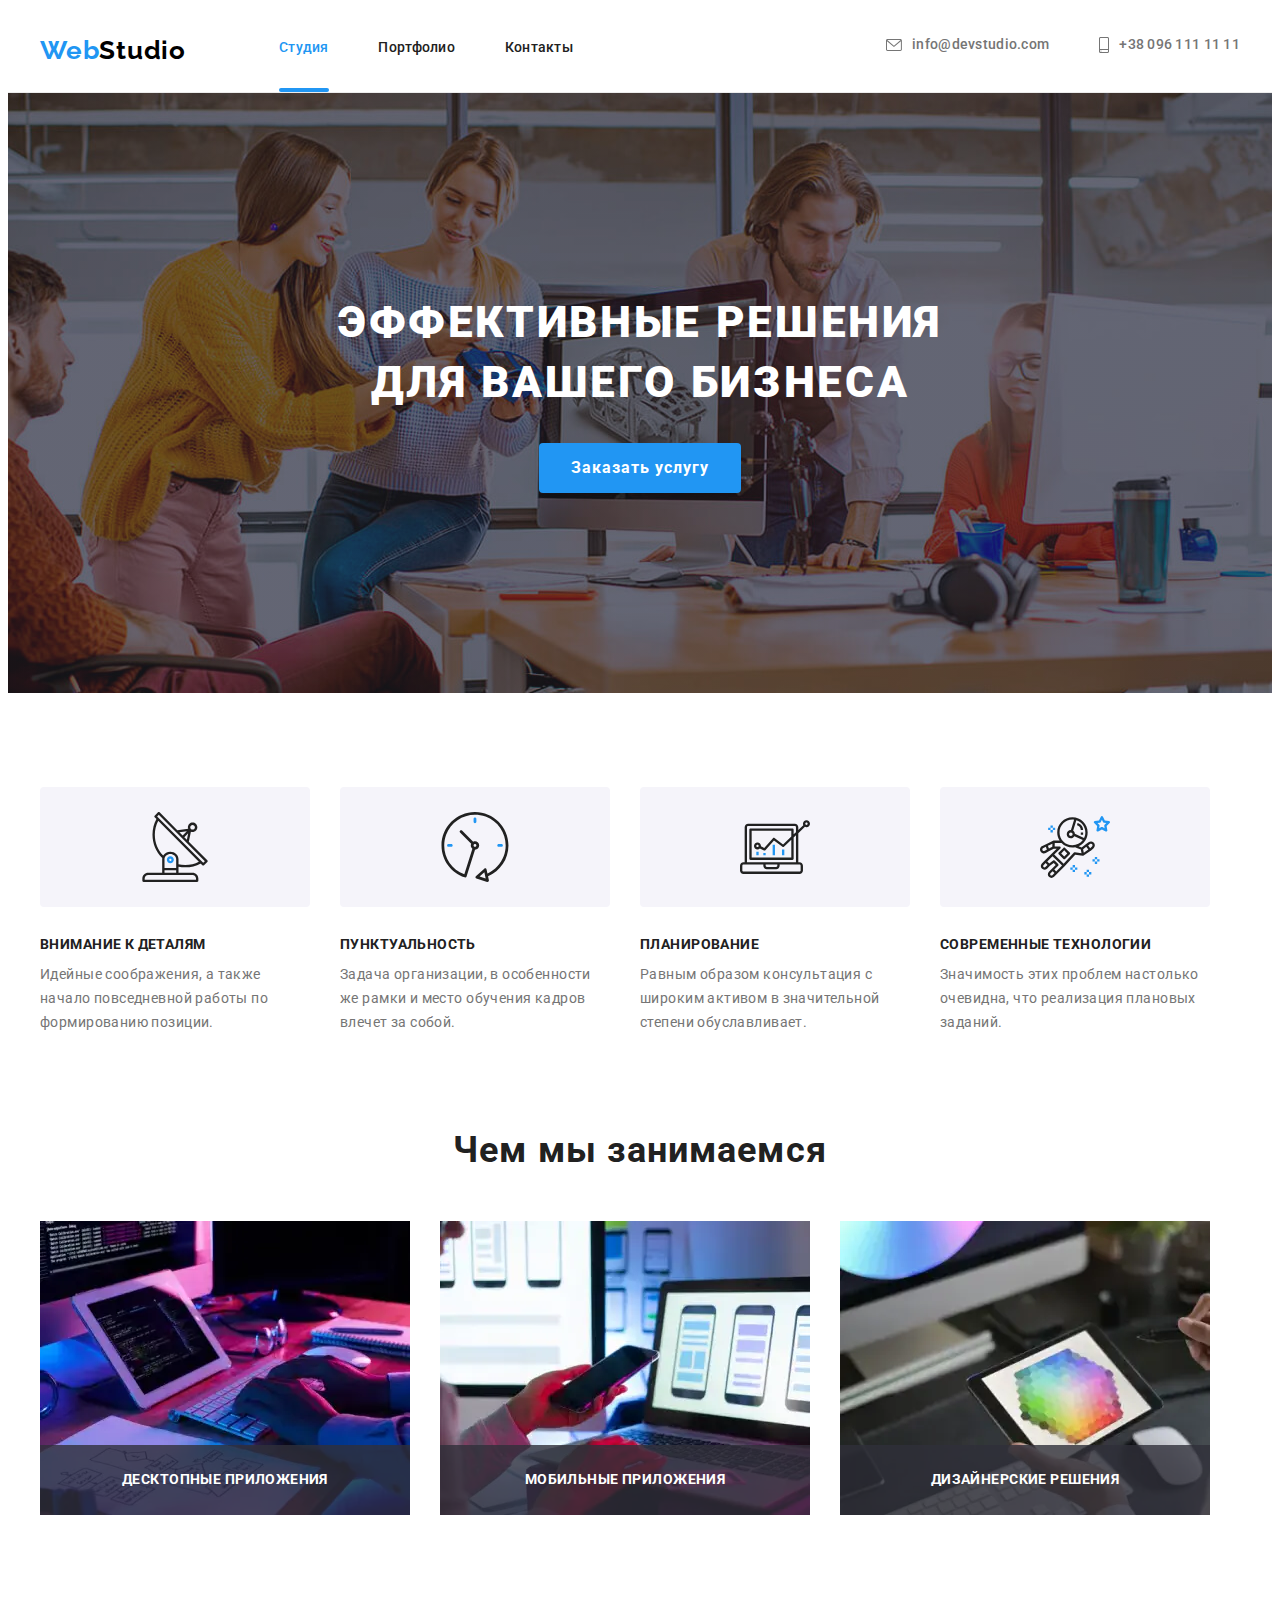
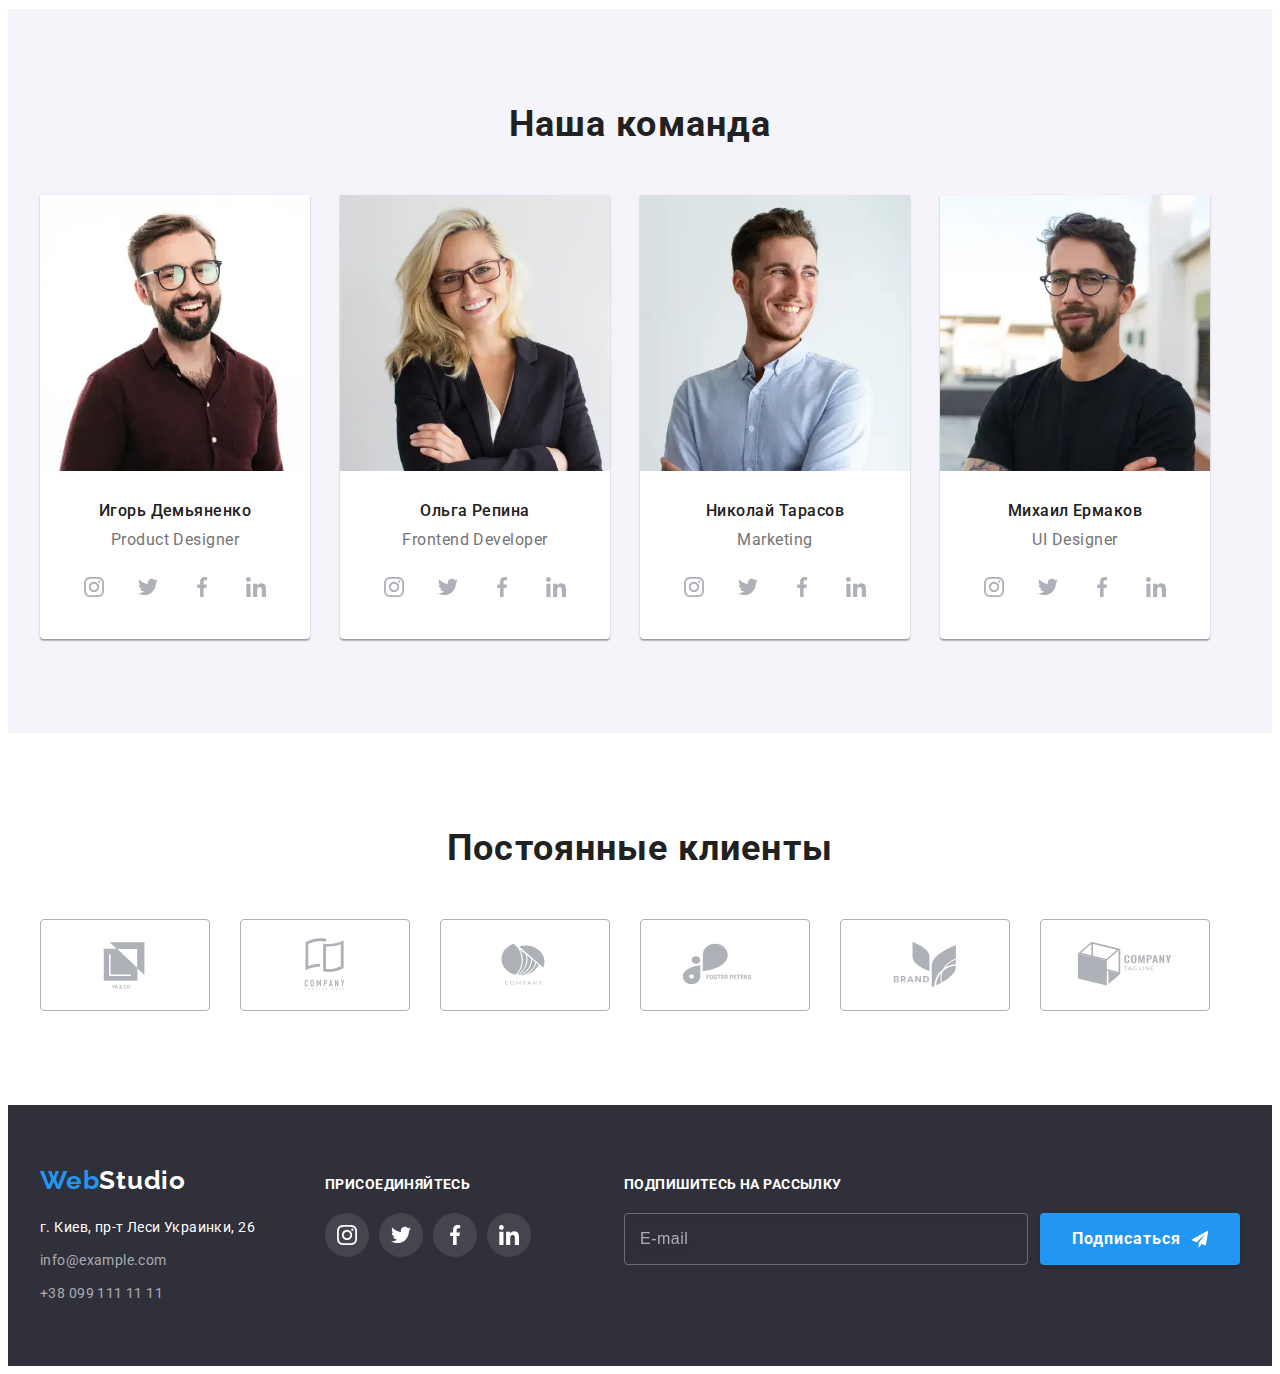
<file: index.html>
<!DOCTYPE html>
<html lang="ru">
  <head>
    <meta charset="UTF-8" />
    <meta http-equiv="X-UA-Compatible" content="IE=edge" />
    <meta name="viewport" content="width=device-width, initial-scale=1.0" />
    <title>WebStudio</title>
    <link rel="preconnect" href="https://fonts.gstatic.com" />
    <link
      href="https://fonts.googleapis.com/css2?family=Raleway:wght@700&family=Roboto:wght@400;500;700;900&display=swap"
      rel="stylesheet"
    />
    <link
      rel="stylesheet"
      href="https://cdnjs.cloudflare.com/ajax/libs/modern-normalize/1.1.0/modern-normalize.min.css"
      integrity="sha512-wpPYUAdjBVSE4KJnH1VR1HeZfpl1ub8YT/NKx4PuQ5NmX2tKuGu6U/JRp5y+Y8XG2tV+wKQpNHVUX03MfMFn9Q=="
      crossorigin="anonymous"
      referrerpolicy="no-referrer"
    />
    <link rel="stylesheet" href="./css/main.min.css" />
  </head>

  <body>
    <!-- шапка -->
    <header class="header">
      <div class="container header__wrap">
        <nav class="navigation">
          <a href="./index.html" class="logo link">
            <span class="logo__start">Web</span>Studio
          </a>

          <ul class="menu list">
            <li class="menu__item menu__item--current">
              <a href="./index.html" class="menu__link menu__link--current link"
                >Студия</a
              >
            </li>
            <li class="menu__item">
              <a href="./portfolio.html" class="menu__link link">Портфолио</a>
            </li>
            <li class="menu__item">
              <a href="" class="menu__link link">Контакты</a>
            </li>
          </ul>
        </nav>
        <button type="button" class="burger-btn" data-menu-open>
          <svg class="burger-btn__icon">
            <use href="./images/icons.svg#icon-burger"></use>
          </svg>
        </button>
        <ul class="contacts list">
          <li class="contacts__item">
            <a href="mailto:info@devstudio.com" class="contacts__link link">
              <svg class="contacts__icon contacts__icon--mail">
                <use href="./images/icons.svg#icon-envelope"></use>
              </svg>
              info@devstudio.com</a
            >
          </li>
          <li class="contacts__item">
            <a href="tel:+380961111111" class="contacts__link link">
              <svg class="contacts__icon contacts__icon--tel">
                <use href="./images/icons.svg#icon-smartphone"></use>
              </svg>
              +38 096 111 11 11</a
            >
          </li>
        </ul>
      </div>
      <div class="mobile-menu" data-menu>
        <div class="container mobile-menu__container">
          <button type="button" class="mobile-menu__btn-close" data-menu-close>
            <svg class="mobile-menu__btn-close--icon">
              <use href="./images/icons.svg#icon-close"></use>
            </svg>
          </button>
          <ul class="mob-nav__list list">
            <li class="mob-nav__item">
              <a href="./index.html" class="mob-nav__link mob-nav__link--current link">
                Студия
              </a>
            </li>
            <li class="mob-nav__item">
              <a href="./portfolio.html" class="mob-nav__link link">
                Портфолио
              </a>
            </li>
            <li class="mob-nav__item">
              <a href="" class="mob-nav__link link">
                Контакты
              </a>
            </li>
          </ul> 
          <div class="contacts-wrap">
          <ul class="mob-contacts__list list">
            <li class="mob-contacts__item">
              <a href="tel:+380961111111" class="mob-contacts__link mob-contacts__link--tel link">
                +38 096 111 11 11
              </a>
            </li>
            <li class="mob-contacts__item">
              <a href="mailto:info@devstudio.com" class="mob-contacts__link mob-contacts__link--mail link">
                info@devstudio.com
              </a>
            </li>
          </ul>
          <ul class="mob-social__list list">
            <li class="mob-social__item">
              <a href="" class="mob-social__link mob-social__link--line link">
                Instagram
              </a>
            </li>
            <li class="mob-social__item">
              <a href="" class="mob-social__link mob-social__link--line link">
                Twitter
              </a>
            </li>
            <li class="mob-social__item">
              <a href="" class="mob-social__link mob-social__link--line link">
                Facebook
              </a>
            </li>
            <li class="mob-social__item">
              <a href="" class="mob-social__link link">
                LinkedIn
              </a>
            </li>
          </ul>
          </div>
        </div>
      </div>
    </header>
    <!-- Main -->
    <main class="main-index">
      <!-- герой -->
      <div class="hero--overlay">
        <section class="hero">
          <h1 class="hero__title">
            Эффективные решения <br />
            для вашего бизнеса
          </h1>
          <button type="button" class="button" data-modal-open>
            Заказать услугу
          </button>
        </section>
      </div>
      <!-- Наши преимущества -->
      <section class="advantages section">
        <div class="container">
          <h2 class="advantages__title visually-hidden">Наши преимущества</h2>
          <ul class="advantages__list list">
            <li class="advantages__item">
              <div class="advantages__image">
                <svg class="advantages__icon">
                  <use href="./images/icons.svg#icon-antenna"></use>
                </svg>
              </div>
              <h3 class="advantages__caption">Внимание к деталям</h3>
              <p class="advantages__text">
                Идейные соображения, а также начало повседневной работы по
                формированию позиции.
              </p>
            </li>
            <li class="advantages__item">
              <div class="advantages__image">
                <svg class="advantages__icon">
                  <use href="./images/icons.svg#icon-clock"></use>
                </svg>
              </div>
              <h3 class="advantages__caption">Пунктуальность</h3>
              <p class="advantages__text">
                Задача организации, в особенности же рамки и место обучения
                кадров влечет за собой.
              </p>
            </li>
            <li class="advantages__item">
              <div class="advantages__image">
                <svg class="advantages__icon">
                  <use href="./images/icons.svg#icon-diagram"></use>
                </svg>
              </div>
              <h3 class="advantages__caption">Планирование</h3>
              <p class="advantages__text">
                Равным образом консультация с широким активом в значительной
                степени обуславливает.
              </p>
            </li>
            <li class="advantages__item">
              <div class="advantages__image">
                <svg class="advantages__icon">
                  <use href="./images/icons.svg#icon-astronaut"></use>
                </svg>
              </div>
              <h3 class="advantages__caption">Современные технологии</h3>
              <p class="advantages__text">
                Значимость этих проблем настолько очевидна, что реализация
                плановых заданий.
              </p>
            </li>
          </ul>
        </div>
      </section>
      <!-- чем мы занимаемся -->
      <section class="business section">
        <div class="container">
          <h2 class="business__title">Чем мы занимаемся</h2>
          <ul class="business__list list">
            <li class="business__item">
              <picture>
                <source
                  srcset="./images/box-1.webp 1x, ./images/box-1@2x.webp 2x"
                  type="image/webp"
                />
                <source
                  srcset="./images/box-1.jpg 1x, ./images/box-1@2x.jpg 2x"
                />
                <img src="#" alt="сайты для ПК" />
              </picture>
              <p class="business__text">Десктопные приложения</p>
            </li>
            <li class="business__item">
              <picture>
                <source
                  srcset="./images/box-2.webp 1x, ./images/box-2@2x.webp 2x"
                  type="image/webp"
                />
                <source
                  srcset="./images/box-2.jpg 1x, ./images/box-2@2x.jpg 2x"
                />
                <img src="#" alt="сайты для телефонов" />
              </picture>
              <p class="business__text">Мобильные приложения</p>
            </li>
            <li class="business__item">
              <picture>
                <source
                  srcset="./images/box-3.webp 1x, ./images/box-3@2x.webp 2x"
                  type="image/webp"
                />
                <source
                  srcset="./images/box-3.jpg 1x, ./images/box-3@2x.jpg 2x"
                />
                <img src="#" alt="сайты для планшетов" />
              </picture>
              <p class="business__text">Дизайнерские решения</p>
            </li>
          </ul>
        </div>
      </section>
      <!-- наша команда -->
      <section class="team section">
        <div class="container">
          <h2 class="team__title">Наша команда</h2>
          <ul class="team__list list">
            <li class="team__item">
              <picture>
                <source
                  srcset="./images/igor-d.webp 1x, ./images/igor-d@2x.webp 2x"
                  type="image/webp"
                />
                <source
                  srcset="./images/igor-d.jpg 1x, ./images/igor-d@2x.jpg 2x"
                />
                <img src="#" alt="Игорь Демьяненко" />
              </picture>
              <div class="team__block">
                <h3 class="team__caption">Игорь Демьяненко</h3>
                <p class="team__text">Product Designer</p>
                <ul class="network__list list">
                  <li class="network__item">
                    <a class="network__link social-link" href="">
                      <svg class="social-icon">
                        <use href="./images/icons.svg#icon-instagram"></use>
                      </svg>
                    </a>
                  </li>
                  <li class="network__item">
                    <a class="network__link social-link" href="">
                      <svg class="social-icon">
                        <use href="./images/icons.svg#icon-twitter"></use>
                      </svg>
                    </a>
                  </li>
                  <li class="network__item">
                    <a class="network__link social-link" href="">
                      <svg class="social-icon">
                        <use href="./images/icons.svg#icon-facebook"></use>
                      </svg>
                    </a>
                  </li>
                  <li class="network__item">
                    <a class="network__link social-link" href="">
                      <svg class="social-icon">
                        <use href="./images/icons.svg#icon-linkedin"></use>
                      </svg>
                    </a>
                  </li>
                </ul>
              </div>
            </li>
            <li class="team__item">
              <picture>
                <source
                  srcset="./images/olha-r.webp 1x, ./images/olha-r@2x.webp 2x"
                  type="image/webp"
                />
                <source
                  srcset="./images/olha-r.jpg 1x, ./images/olha-r@2x.jpg 2x"
                />
                <img src="#" alt="Ольга Репина" />
              </picture>
              <div class="team__block">
                <h3 class="team__caption">Ольга Репина</h3>
                <p class="team__text">Frontend Developer</p>
                <ul class="network__list list">
                  <li class="network__item">
                    <a class="network__link social-link" href="">
                      <svg class="social-icon">
                        <use href="./images/icons.svg#icon-instagram"></use>
                      </svg>
                    </a>
                  </li>
                  <li class="network__item">
                    <a class="network__link social-link" href="">
                      <svg class="social-icon">
                        <use href="./images/icons.svg#icon-twitter"></use>
                      </svg>
                    </a>
                  </li>
                  <li class="network__item">
                    <a class="network__link social-link" href="">
                      <svg class="social-icon">
                        <use href="./images/icons.svg#icon-facebook"></use>
                      </svg>
                    </a>
                  </li>
                  <li class="network__item">
                    <a class="network__link social-link" href="">
                      <svg class="social-icon">
                        <use href="./images/icons.svg#icon-linkedin"></use>
                      </svg>
                    </a>
                  </li>
                </ul>
              </div>
            </li>
            <li class="team__item">
              <picture>
                <source
                  srcset="
                    ./images/nikolay-t.webp    1x,
                    ./images/nikolay-t@2x.webp 2x
                  "
                  type="image/webp"
                />
                <source
                  srcset="
                    ./images/nikolay-t.jpg    1x,
                    ./images/nikolay-t@2x.jpg 2x
                  "
                />
                <img src="#" alt="Николай Тарасов" />
              </picture>
              <div class="team__block">
                <h3 class="team__caption">Николай Тарасов</h3>
                <p class="team__text">Marketing</p>
                <ul class="network__list list">
                  <li class="network__item">
                    <a class="network__link social-link" href="">
                      <svg class="social-icon">
                        <use href="./images/icons.svg#icon-instagram"></use>
                      </svg>
                    </a>
                  </li>
                  <li class="network__item">
                    <a class="network__link social-link" href="">
                      <svg class="social-icon">
                        <use href="./images/icons.svg#icon-twitter"></use>
                      </svg>
                    </a>
                  </li>
                  <li class="network__item">
                    <a class="network__link social-link" href="">
                      <svg class="social-icon">
                        <use href="./images/icons.svg#icon-facebook"></use>
                      </svg>
                    </a>
                  </li>
                  <li class="network__item">
                    <a class="network__link social-link" href="">
                      <svg class="social-icon">
                        <use href="./images/icons.svg#icon-linkedin"></use>
                      </svg>
                    </a>
                  </li>
                </ul>
              </div>
            </li>
            <li class="team__item">
              <picture>
                <source
                  srcset="
                    ./images/mikhail-e.webp    1x,
                    ./images/mikhail-e@2x.webp 2x
                  "
                  type="image/webp"
                />
                <source
                  srcset="
                    ./images/mikhail-e.jpg    1x,
                    ./images/mikhail-e@2x.jpg 2x
                  "
                />
                <img src="#" alt="Михаил Ермаков" />
              </picture>
              <div class="team__block">
                <h3 class="team__caption">Михаил Ермаков</h3>
                <p class="team__text">UI Designer</p>
                <ul class="network__list list">
                  <li class="network__item">
                    <a class="network__link social-link" href="">
                      <svg class="social-icon">
                        <use href="./images/icons.svg#icon-instagram"></use>
                      </svg>
                    </a>
                  </li>
                  <li class="network__item">
                    <a class="network__link social-link" href="">
                      <svg class="social-icon">
                        <use href="./images/icons.svg#icon-twitter"></use>
                      </svg>
                    </a>
                  </li>
                  <li class="network__item">
                    <a class="network__link social-link" href="">
                      <svg class="social-icon">
                        <use href="./images/icons.svg#icon-facebook"></use>
                      </svg>
                    </a>
                  </li>
                  <li class="network__item">
                    <a class="network__link social-link" href="">
                      <svg class="social-icon">
                        <use href="./images/icons.svg#icon-linkedin"></use>
                      </svg>
                    </a>
                  </li>
                </ul>
              </div>
            </li>
          </ul>
        </div>
      </section>
      <!-- постоянные клиенты -->
      <section class="clients section">
        <div class="container">
          <h2 class="clients__title">Постоянные клиенты</h2>
          <ul class="clients__list list">
            <li class="clients__item">
              <a class="clients__link" href="">
                <svg class="clients__icon">
                  <use href="./images/icons.svg#icon-client1"></use>
                </svg>
              </a>
            </li>
            <li class="clients__item">
              <a class="clients__link" href="">
                <svg class="clients__icon">
                  <use href="./images/icons.svg#icon-client2"></use>
                </svg>
              </a>
            </li>
            <li class="clients__item">
              <a class="clients__link" href="">
                <svg class="clients__icon">
                  <use href="./images/icons.svg#icon-client3"></use>
                </svg>
              </a>
            </li>
            <li class="clients__item">
              <a class="clients__link" href="">
                <svg class="clients__icon">
                  <use href="./images/icons.svg#icon-client4"></use>
                </svg>
              </a>
            </li>
            <li class="clients__item">
              <a class="clients__link" href="">
                <svg class="clients__icon">
                  <use href="./images/icons.svg#icon-client5"></use>
                </svg>
              </a>
            </li>
            <li class="clients__item">
              <a class="clients__link" href="">
                <svg class="clients__icon">
                  <use href="./images/icons.svg#icon-client6"></use>
                </svg>
              </a>
            </li>
          </ul>
        </div>
      </section>
    </main>
    <!-- Футер -->
    <footer class="footer">
      <div class="container footer__section">
        <div class="address__column">
          <a href="/index.html" class="logo--dark address__logo link">
            <span class="logo__start">Web</span>Studio
          </a>
          <address class="address">
            <ul class="address__list list">
              <li class="address__item">
                <a
                  href="https://goo.gl/maps/YyJ7v4X7RphrhaucA"
                  target="_blank"
                  class="address__link address__link--map link"
                  >г. Киев, пр-т Леси Украинки, 26</a
                >
              </li>
              <li class="address__item">
                <a href="mailto:info@example.com" class="address__link link"
                  >info@example.com</a
                >
              </li>
              <li class="address__item">
                <a href="tel:+380991111111" class="address__link link"
                  >+38 099 111 11 11</a
                >
              </li>
            </ul>
          </address>
        </div>
        <div class="follow__column">
          <strong class="footer__caption">присоединяйтесь </strong>
          <ul class="follow__list list">
            <li class="follow__item">
              <a href="" class="follow__social-link social-link">
                <svg class="social-icon">
                  <use href="./images/icons.svg#icon-instagram"></use>
                </svg>
              </a>
            </li>
            <li class="follow__item">
              <a href="" class="follow__social-link social-link">
                <svg class="social-icon">
                  <use href="./images/icons.svg#icon-twitter"></use>
                </svg>
              </a>
            </li>
            <li class="follow__item">
              <a href="" class="follow__social-link social-link">
                <svg class="social-icon">
                  <use href="./images/icons.svg#icon-facebook"></use>
                </svg>
              </a>
            </li>
            <li class="follow__item">
              <a href="" class="follow__social-link social-link">
                <svg class="social-icon">
                  <use href="./images/icons.svg#icon-linkedin"></use>
                </svg>
              </a>
            </li>
          </ul>
        </div>

        <form class="form__column">
          <strong class="footer__caption">Подпишитесь на рассылку </strong>
          <div class="subscribe__wrap">
            <input
              type="email"
              name="footer-email"
              placeholder="E-mail"
              required
              minlength="2"
            />
            <button type="submit" class="subscribe__btn button">
              Подписаться
              <svg class="subscribe__image">
                <use href="./images/icons.svg#icon-send"></use>
              </svg>
            </button>
          </div>
        </form>
      </div>
    </footer>
    <!-- модалка -->
    <div class="backdrop is-hidden" data-modal>
      <div class="modal">
        <button type="button" class="btn-close" data-modal-close>
          <svg class="btn-close-img">
            <use href="./images/icons.svg#icon-close"></use>
          </svg>
        </button>
        <form class="modal__form">
          <strong class="modal__caption"
            >Оставьте свои данные, мы вам перезвоним
          </strong>
          <div class="modal__wrap">
            <label for="name">Имя</label>
            <div class="modal__input-container">
              <input
                name="modal-name"
                type="text"
                id="name"
                required
                minlength="2"
                placeholder=" "
              />
              <svg class="modal__img">
                <use href="./images/icons.svg#icon-modal-person"></use>
              </svg>
            </div>
          </div>
          <div class="modal__wrap">
            <label for="phone">Телефон</label>
            <div class="modal__input-container">
              <input
                name="modal-tel"
                type="tel"
                id="phone"
                required
                minlength="2"
                placeholder=" "
              />
              <svg class="modal__img">
                <use href="./images/icons.svg#icon-modal-tel"></use>
              </svg>
            </div>
          </div>
          <div class="modal__wrap">
            <label for="modal-email">Почта</label>
            <div class="modal__input-container">
              <input
                name="modal-mail"
                type="email"
                id="modal-email"
                required
                minlength="2"
                placeholder=" "
              />
              <svg class="modal__img">
                <use href="./images/icons.svg#icon-modal-email"></use>
              </svg>
            </div>
          </div>
          <div class="modal__wrap-comment modal__wrap">
            <label for="comment">Комментарий</label>
            <textarea
              name="modal-comment"
              name=""
              id="comment"
              placeholder="Введите текст"
            ></textarea>
          </div>
          <div class="check">
            <input
              class="visually-hidden"
              name="modal-agreement"
              type="checkbox"
              id="modal-check"
              value="agree"
              required
            />
            <label class="check__label" for="modal-check"
              >Соглашаюсь с рассылкой и принимаю&nbsp;
              <a class="check__link" href="">Условия договора</a>
            </label>
          </div>
          <button type="submit" class="modal__btn button">Отправить</button>
        </form>
      </div>
    </div>

    <script src="./js/menu.js"></script>
    <script src="./js/modal.js"></script>
  </body>
</html>
</file>
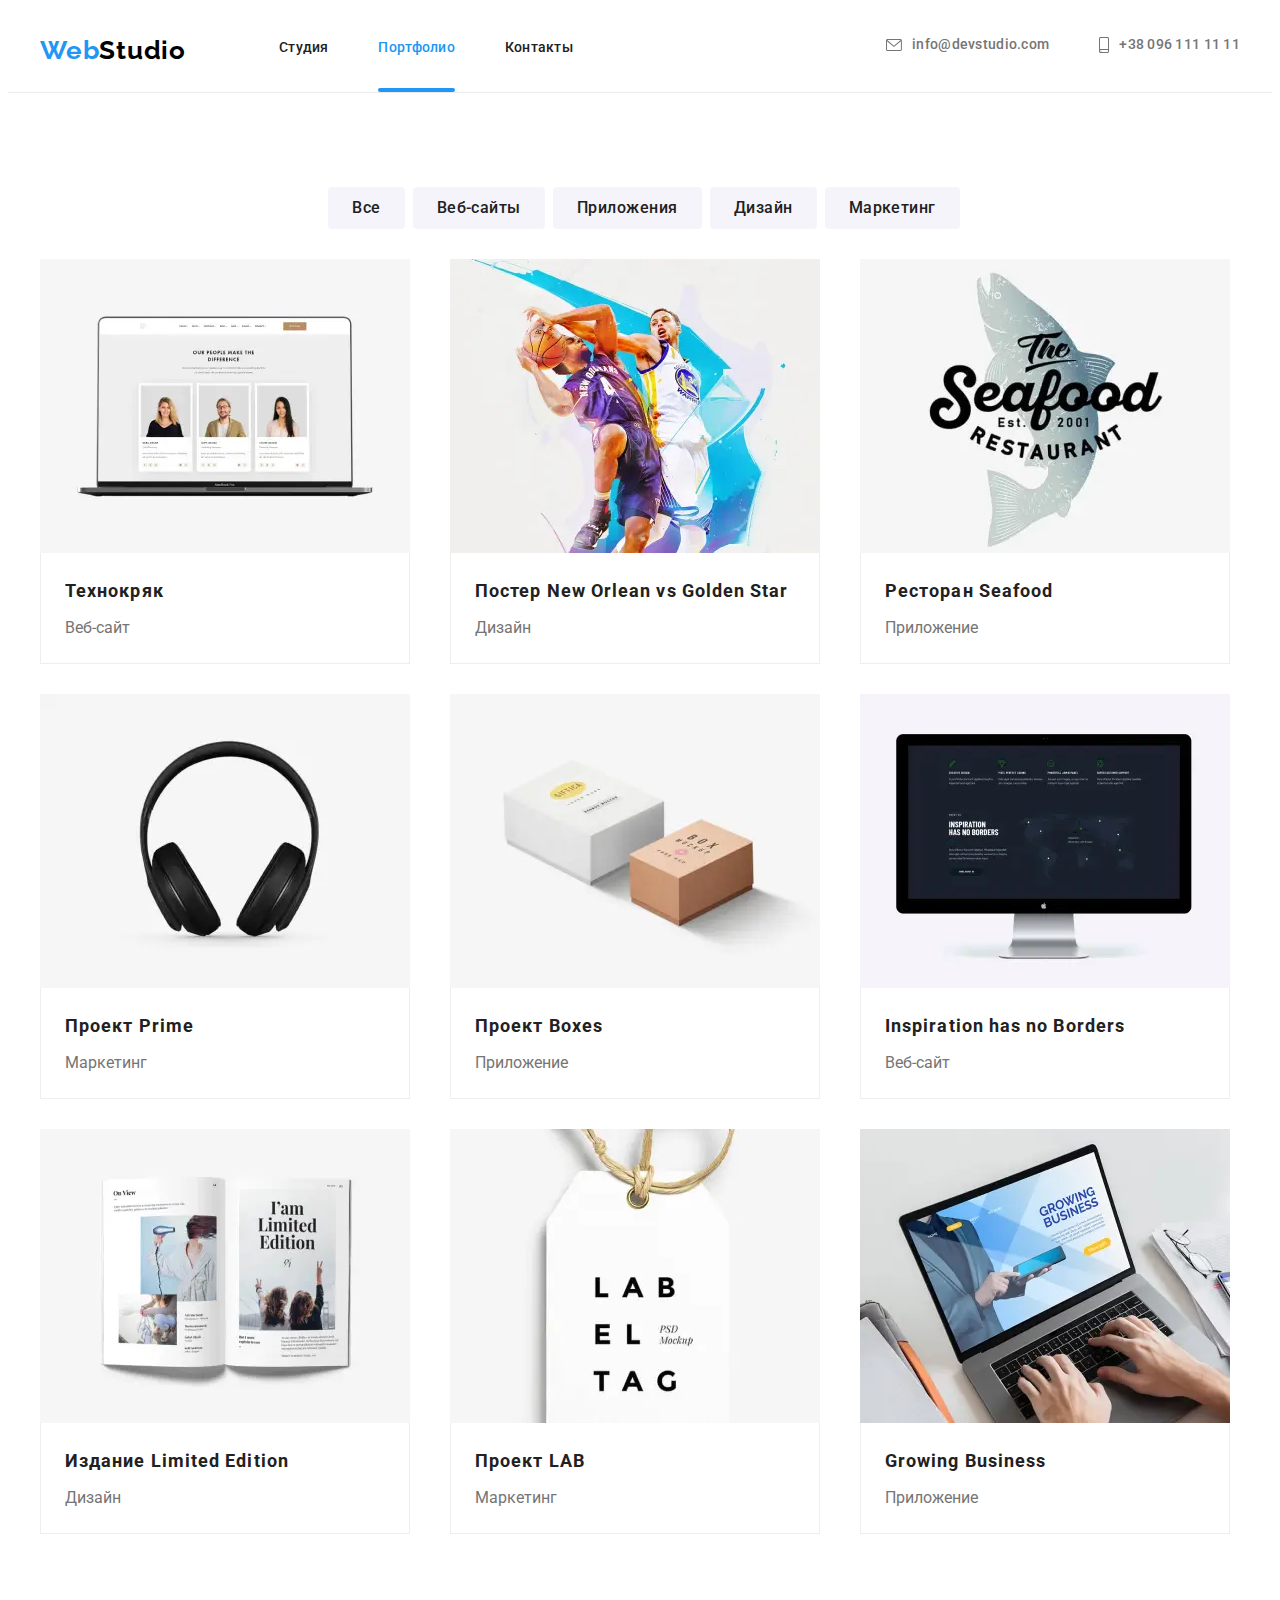
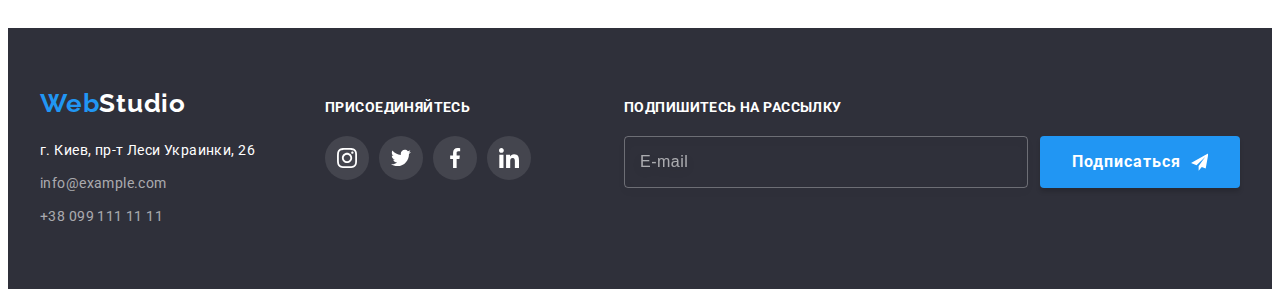
<file: portfolio.html>
<!DOCTYPE html>
<html lang="ru">
  <head>
    <meta charset="UTF-8" />
    <meta http-equiv="X-UA-Compatible" content="IE=edge" />
    <meta name="viewport" content="width=device-width, initial-scale=1.0" />
    <title>Document</title>
    <link rel="preconnect" href="https://fonts.gstatic.com" />
    <link
      href="https://fonts.googleapis.com/css2?family=Raleway:wght@700&family=Roboto:wght@400;500;700;900&display=swap"
      rel="stylesheet"
    />
    <link
      rel="stylesheet"
      href="https://cdnjs.cloudflare.com/ajax/libs/modern-normalize/1.1.0/modern-normalize.min.css"
      integrity="sha512-wpPYUAdjBVSE4KJnH1VR1HeZfpl1ub8YT/NKx4PuQ5NmX2tKuGu6U/JRp5y+Y8XG2tV+wKQpNHVUX03MfMFn9Q=="
      crossorigin="anonymous"
      referrerpolicy="no-referrer"
    />
    <link rel="stylesheet" href="./css/main.min.css" />
  </head>

  <body>
    <!-- шапка -->
    <header class="header">
      <div class="container header__wrap">
        <nav class="navigation">
          <a href="./index.html" class="logo link">
            <span class="logo__start">Web</span>Studio
          </a>
    
          <ul class="menu list">
            <li class="menu__item ">
              <a href="./index.html" class="menu__link link">Студия</a>
            </li>
            <li class="menu__item menu__item--current">
              <a href="./portfolio.html" class="menu__link menu__link--current link">Портфолио</a>
            </li>
            <li class="menu__item">
              <a href="" class="menu__link link">Контакты</a>
            </li>
          </ul>
        </nav>
        <button type="button" class="burger-btn" data-menu-open>
          <svg class="burger-btn__icon">
            <use href="./images/icons.svg#icon-burger"></use>
          </svg>
        </button>
        <ul class="contacts list">
          <li class="contacts__item">
            <a href="mailto:info@devstudio.com" class="contacts__link link">
              <svg class="contacts__icon contacts__icon--mail">
                <use href="./images/icons.svg#icon-envelope"></use>
              </svg>
              info@devstudio.com</a>
          </li>
          <li class="contacts__item">
            <a href="tel:+380961111111" class="contacts__link link">
              <svg class="contacts__icon contacts__icon--tel">
                <use href="./images/icons.svg#icon-smartphone"></use>
              </svg>
              +38 096 111 11 11</a>
          </li>
        </ul>
      </div>
      <div class="mobile-menu" data-menu>
        <div class="container mobile-menu__container">
          <button type="button" class="mobile-menu__btn-close" data-menu-close>
            <svg class="mobile-menu__btn-close--icon">
              <use href="./images/icons.svg#icon-close"></use>
            </svg>
          </button>
          <ul class="mob-nav__list list">
            <li class="mob-nav__item">
              <a href="./index.html" class="mob-nav__link link">
                Студия
              </a>
            </li>
            <li class="mob-nav__item">
              <a href="./portfolio.html" class="mob-nav__link mob-nav__link--current link">
                Портфолио
              </a>
            </li>
            <li class="mob-nav__item">
              <a href="" class="mob-nav__link link">
                Контакты
              </a>
            </li>
          </ul>
                    <div class="contacts-wrap">
                      <ul class="mob-contacts__list list">
                        <li class="mob-contacts__item">
                          <a href="tel:+380961111111" class="mob-contacts__link mob-contacts__link--tel link">
                            +38 096 111 11 11
                          </a>
                        </li>
                        <li class="mob-contacts__item">
                          <a href="mailto:info@devstudio.com" class="mob-contacts__link mob-contacts__link--mail link">
                            info@devstudio.com
                          </a>
                        </li>
                      </ul>
                      <ul class="mob-social__list list">
                        <li class="mob-social__item">
                          <a href="" class="mob-social__link mob-social__link--line link">
                            Instagram
                          </a>
                        </li>
                        <li class="mob-social__item">
                          <a href="" class="mob-social__link mob-social__link--line link">
                            Twitter
                          </a>
                        </li>
                        <li class="mob-social__item">
                          <a href="" class="mob-social__link mob-social__link--line link">
                            Facebook
                          </a>
                        </li>
                        <li class="mob-social__item">
                          <a href="" class="mob-social__link link">
                            LinkedIn
                          </a>
                        </li>
                      </ul>
                    </div>
        </div>
      </div>
    </header>

    <!-- main -->
    <main class="portfolio">
      <section class="portfolio-section section">
        <div class="container">
          <h1 class="portfolio-title visually-hidden">Портфолио</h1>
          <!-- фильтр -->
            <ul class="filter-list list">
              <li class="filter-list-item">
                <button type="button" class="filter-list-button">Все</button>
              </li>
              <li class="filter-list-item">
                <button type="button" class="filter-list-button">
                  Веб-сайты
                </button>
              </li>
              <li class="filter-list-item">
                <button type="button" class="filter-list-button">
                  Приложения
                </button>
              </li>
              <li class="filter-list-item">
                <button type="button" class="filter-list-button">Дизайн</button>
              </li>
              <li class="filter-list-item">
                <button type="button" class="filter-list-button">
                  Маркетинг
                </button>
              </li>
            </ul>
          <!-- примеры работ -->
          <ul class="examples-list list">
            <li class="examples-list-item">
              <a href="" class="examples-list-item-link link">
                <div class="examples-img">
                  <picture>
                    <source srcset="./images/tekhnokr.webp 1x, ./images/tekhnokr@2x.webp 2x" type="image/webp">
                    <source srcset="./images/tekhnokr.jpg 1x, ./images/tekhnokr@2x.jpg 2x">
                  <img src="#" alt="пример web-сайта"/>
                  </picture>
                  <p class="examples-overlay">
                    Технокряк это современная площадка распространения
                    коронавируса. Компании используют эту платформу для
                    цифрового шпионажа и атак на защищённые сервера конкурентов.
                  </p>
                </div>
                <div class="examples-list-item-block">
                  <h2 class="examples-list-item-caption">Технокряк</h2>
                  <p class="examples-list-item-desc">Веб-сайт</p>
                </div>
              </a>
            </li>
            <li class="examples-list-item">
              <a href="" class="examples-list-item-link link">
                <div class="examples-img">
                  <picture>
                    <source srcset="./images/bascet.webp 1x, ./images/bascet@2x.webp 2x" type="image/webp">
                    <source srcset="./images/bascet.jpg 1x, ./images/bascet@2x.jpg 2x">
                    <img src="#" alt="пример постера" />
                  </picture>
                  <p class="examples-overlay">
                    Технокряк это современная площадка распространения
                    коронавируса. Компании используют эту платформу для
                    цифрового шпионажа и атак на защищённые сервера конкурентов.
                  </p>
                </div>
                <div class="examples-list-item-block">
                  <h2 class="examples-list-item-caption">
                    Постер New Orlean vs Golden Star
                  </h2>
                  <p class="examples-list-item-desc">Дизайн</p>
                </div>
              </a>
            </li>
            <li class="examples-list-item">
              <a href="" class="examples-list-item-link link">
                <div class="examples-img">
                  <picture>
                    <source srcset="./images/fish.webp 1x, ./images/fish@2x.webp 2x" type="image/webp">
                    <source srcset="./images/fish.jpg 1x, ./images/fish@2x.jpg 2x">
                    <img src="#" alt="пример приложения" />
                  </picture>
                  <p class="examples-overlay">
                    Технокряк это современная площадка распространения
                    коронавируса. Компании используют эту платформу для
                    цифрового шпионажа и атак на защищённые сервера конкурентов.
                  </p>
                </div>
                <div class="examples-list-item-block">
                  <h2 class="examples-list-item-caption">Ресторан Seafood</h2>
                  <p class="examples-list-item-desc">Приложение</p>
                </div>
              </a>
            </li>
            <li class="examples-list-item">
              <a href="" class="examples-list-item-link link">
                <div class="examples-img">
                  <picture>
                    <source srcset="./images/sound.webp 1x, ./images/sound@2x.webp 2x" type="image/webp">
                    <source srcset="./images/sound.jpg 1x, ./images/sound@2x.jpg 2x">
                    <img src="#" alt="пример маркетинга" />
                  </picture>
                  <p class="examples-overlay">
                    Технокряк это современная площадка распространения
                    коронавируса. Компании используют эту платформу для
                    цифрового шпионажа и атак на защищённые сервера конкурентов.
                  </p>
                </div>
                <div class="examples-list-item-block">
                  <h2 class="examples-list-item-caption">Проект Prime</h2>
                  <p class="examples-list-item-desc">Маркетинг</p>
                </div>
              </a>
            </li>
            <li class="examples-list-item">
              <a href="" class="examples-list-item-link link">
                <div class="examples-img">
                  <picture>
                    <source srcset="./images/box.webp 1x, ./images/box@2x.webp 2x" type="image/webp">
                    <source srcset="./images/box.jpg 1x, ./images/box@2x.jpg 2x">
                    <img src="#" alt="пример приложения" />
                  </picture>
                  <p class="examples-overlay">
                    Технокряк это современная площадка распространения
                    коронавируса. Компании используют эту платформу для
                    цифрового шпионажа и атак на защищённые сервера конкурентов.
                  </p>
                </div>
                <div class="examples-list-item-block">
                  <h2 class="examples-list-item-caption">Проект Boxes</h2>
                  <p class="examples-list-item-desc">Приложение</p>
                </div>
              </a>
            </li>
            <li class="examples-list-item">
              <a href="" class="examples-list-item-link link">
                <div class="examples-img">
                  <picture>
                    <source srcset="./images/desktop.webp 1x, ./images/desktop@2x.webp 2x" type="image/webp">
                    <source srcset="./images/desktop.jpg 1x, ./images/desktop@2x.jpg 2x">
                    <img src="#" alt="пример web-сайта" />
                  </picture>
                  <p class="examples-overlay">
                    Технокряк это современная площадка распространения
                    коронавируса. Компании используют эту платформу для
                    цифрового шпионажа и атак на защищённые сервера конкурентов.
                  </p>
                </div>
                <div class="examples-list-item-block">
                  <h2 class="examples-list-item-caption">
                    Inspiration has no Borders
                  </h2>
                  <p class="examples-list-item-desc">Веб-сайт</p>
                </div>
              </a>
            </li>
            <li class="examples-list-item">
              <a href="" class="examples-list-item-link link">
                <div class="examples-img">
                  <picture>
                    <source srcset="./images/book.webp 1x, ./images/book@2x.webp 2x" type="image/webp">
                    <source srcset="./images/book.jpg 1x, ./images/book@2x.jpg 2x">
                    <img src="#" alt="пример книги" />
                  </picture>
                  <p class="examples-overlay">
                    Технокряк это современная площадка распространения
                    коронавируса. Компании используют эту платформу для
                    цифрового шпионажа и атак на защищённые сервера конкурентов.
                  </p>
                </div>
                <div class="examples-list-item-block">
                  <h2 class="examples-list-item-caption">
                    Издание Limited Edition
                  </h2>
                  <p class="examples-list-item-desc">Дизайн</p>
                </div>
              </a>
            </li>
            <li class="examples-list-item">
              <a href="" class="examples-list-item-link link">
                <div class="examples-img">
                  <picture>
                    <source srcset="./images/label.webp 1x, ./images/label@2x.webp 2x" type="image/webp">
                    <source srcset="./images/label.jpg 1x, ./images/label@2x.jpg 2x">
                    <img src="#" alt="пример маркетинга" />
                  </picture>
                  <p class="examples-overlay">
                    Технокряк это современная площадка распространения
                    коронавируса. Компании используют эту платформу для
                    цифрового шпионажа и атак на защищённые сервера конкурентов.
                  </p>
                </div>
                <div class="examples-list-item-block">
                  <h2 class="examples-list-item-caption">Проект LAB</h2>
                  <p class="examples-list-item-desc">Маркетинг</p>
                </div>
              </a>
            </li>
            <li class="examples-list-item">
              <a href="" class="examples-list-item-link link">
                <div class="examples-img">
                  <picture>
                    <source srcset="./images/notebook.webp 1x, ./images/notebook@2x.webp 2x" type="image/webp">
                    <source srcset="./images/notebook.jpg 1x, ./images/notebook@2x.jpg 2x">
                    <img src="#" alt="пример приложения" />
                  </picture>
                  <p class="examples-overlay">
                    Технокряк это современная площадка распространения
                    коронавируса. Компании используют эту платформу для
                    цифрового шпионажа и атак на защищённые сервера конкурентов.
                  </p>
                </div>
                <div class="examples-list-item-block">
                  <h2 class="examples-list-item-caption">Growing Business</h2>
                  <p class="examples-list-item-desc">Приложение</p>
                </div>
              </a>
            </li>
          </ul>
        </div>
      </section>
    </main>

    <!-- Футер -->
    <footer class="footer">
      <div class="container footer__section">
        <div class="address__column">
          <a href="/index.html" class="logo--dark address__logo link">
            <span class="logo__start">Web</span>Studio
          </a>
          <address class="address">
            <ul class="address__list list">
              <li class="address__item">
                <a href="https://goo.gl/maps/YyJ7v4X7RphrhaucA" target="_blank"
                  class="address__link address__link--map link">г. Киев, пр-т Леси Украинки, 26</a>
              </li>
              <li class="address__item">
                <a href="mailto:info@example.com" class="address__link link">info@example.com</a>
              </li>
              <li class="address__item">
                <a href="tel:+380991111111" class="address__link link">+38 099 111 11 11</a>
              </li>
            </ul>
          </address>
        </div>
        <div class="follow__column">
          <strong class="footer__caption">присоединяйтесь </strong>
          <ul class="follow__list list">
            <li class="follow__item">
              <a href="" class="follow__social-link social-link">
                <svg class="social-icon">
                  <use href="./images/icons.svg#icon-instagram"></use>
                </svg>
              </a>
            </li>
            <li class="follow__item">
              <a href="" class="follow__social-link social-link">
                <svg class="social-icon">
                  <use href="./images/icons.svg#icon-twitter"></use>
                </svg>
              </a>
            </li>
            <li class="follow__item">
              <a href="" class="follow__social-link social-link">
                <svg class="social-icon">
                  <use href="./images/icons.svg#icon-facebook"></use>
                </svg>
              </a>
            </li>
            <li class="follow__item">
              <a href="" class="follow__social-link social-link">
                <svg class="social-icon">
                  <use href="./images/icons.svg#icon-linkedin"></use>
                </svg>
              </a>
            </li>
          </ul>
        </div>
    
        <form class="form__column">
          <strong class="footer__caption">Подпишитесь на рассылку </strong>
          <div class="subscribe__wrap">
            <input type="email" name="footer-email" placeholder="E-mail" required minlength="2" />
            <button type="submit" class="subscribe__btn button">
              Подписаться
              <svg class="subscribe__image">
                <use href="./images/icons.svg#icon-send"></use>
              </svg>
            </button>
          </div>
        </form>
      </div>
    </footer>
        <script src="./js/menu.js"></script>
  </body>
</html>
</file>
<file: css/main.min.css>
:root{--primary-white-color: #ffffff;--primary-text-color: #757575;--title-text-color: #212121;--accent-color: #2196f3;--logo-black-color: #000000;--section-grey-color: #f5f4fa;--footer-color: #2f303a;--icons-grey-color: #afb1b8;--main-font: Roboto, sans-serif;--secondary-font: Raleway, sans-serif}.visually-hidden{position:absolute !important;clip:rect(1px 1px 1px 1px);clip:rect(1px, 1px, 1px, 1px);padding:0 !important;border:0 !important;height:1px !important;width:1px !important;overflow:hidden}body{font-family:var(--main-font);background-color:var(--primary-white-color);color:var(--primary-text-color)}h1,h2,h3,h4,h5,h6,p{margin-top:0;margin-bottom:0}ol,ul{margin-top:0;margin-bottom:0;padding-left:0}img{display:block;width:100%;height:auto}textarea{resize:none}.list{list-style:none;margin:0;padding:0}.link{text-decoration:none}.section{padding-top:60px;padding-bottom:60px}@media screen and (min-width: 1200px){.section{padding-top:94px;padding-bottom:94px}}.container{padding-left:15px;padding-right:15px;margin-left:auto;margin-right:auto;outline:1px solid none}@media screen and (min-width: 480px){.container{width:480px}}@media screen and (min-width: 768px){.container{width:768px}}@media screen and (min-width: 1200px){.container{width:1200px}}.backdrop{position:fixed;top:0;left:0;width:100vw;height:100vh;transform:scale(1);background-color:rgba(0,0,0,0.2);transition-property:opacity,transform;transition-duration:250ms;transition-timing-function:cubic-bezier(0.4, 0, 0.2, 1)}.modal{position:absolute;top:50%;left:50%;transform:translate(-50%, -50%);padding:40px;background-color:var(--primary-white-color);box-shadow:0px 1px 3px rgba(0,0,0,0.12),0px 1px 1px rgba(0,0,0,0.14),0px 2px 1px rgba(0,0,0,0.2);border-radius:4px}.btn-close{position:absolute;top:8px;right:8px;display:flex;justify-content:center;align-items:center;width:30px;height:30px;padding:0;background-color:transparent;border:1px solid rgba(0,0,0,0.1);border-radius:50%;cursor:pointer;transition-property:fill;transition-duration:250ms;transition-timing-function:cubic-bezier(0.4, 0, 0.2, 1)}.btn-close:hover,.btn-close:focus{fill:var(--accent-color)}.btn-close-img{width:18px;height:18px}.is-hidden{opacity:0;visibility:hidden;pointer-events:none;transform:scale(0)}.modal__form{min-width:240px}@media screen and (min-width: 480px){.modal__form{width:370px}}@media screen and (min-width: 1200px){.modal__form{width:448px}}.modal__caption{display:inline-block;margin-bottom:12px;font-weight:700;font-size:20px;line-height:1.5;text-align:center;letter-spacing:0.03em;color:var(--title-text-color)}@media screen and (min-width: 1200px){.modal__caption{line-height:1.15}}.modal__wrap{margin-bottom:10px}.modal__wrap label{display:inline-block;margin-bottom:4px;font-weight:400;font-size:12px;line-height:1.17;letter-spacing:0.01em;color:var(--primary-text-color)}.modal__input-container{position:relative}.modal__wrap input{width:100%;height:40px;padding:11px 12px 11px 42px;border:1px solid rgba(33,33,33,0.2);box-sizing:border-box;border-radius:4px}.modal__wrap input:focus{outline:none;border-color:var(--accent-color)}.modal__img{position:absolute;top:50%;left:12px;transform:translateY(-50%);width:18px;height:18px;transition-property:fill;transition-duration:250ms;transition-timing-function:cubic-bezier(0.4, 0, 0.2, 1)}.modal__wrap input:focus+.modal__img{fill:var(--accent-color)}.modal__wrap-comment{display:flex;flex-direction:column;align-items:flex-start;margin-bottom:20px}.modal__wrap-comment textarea{height:120px;width:100%;padding:12px 16px;border:1px solid rgba(33,33,33,0.2);box-sizing:border-box;border-radius:4px}.modal__wrap-comment textarea:focus{outline:none;border-color:var(--accent-color)}.modal__wrap-comment textarea::placeholder{font-weight:400;font-size:12px;line-height:1.17;letter-spacing:0.01em;color:rgba(117,117,117,0.5)}.check{margin-bottom:30px}.check__label{display:inline-flex;justify-content:center;align-items:center;font-weight:400;font-size:12px;line-height:1.17;letter-spacing:0.03em;color:var(--primary-text-color)}@media screen and (max-width: 479px){.check__label{justify-content:start;flex-wrap:wrap;font-size:11px}}@media screen and (min-width: 1200px){.check__label{font-size:14px;line-height:1.71}}.check__label::before{content:"";display:block;margin-right:8px;width:16px;height:15px;background-image:url(../images/non-check.svg);cursor:pointer}.check input:checked+.check__label::before{background-image:url(../images/icon-check.svg)}.check input:focus+.check__label::before{outline:2px solid rgba(0,0,255,0.5)}.check__link{font-weight:400;font-size:12px;line-height:1.17;letter-spacing:0.03em;color:var(--accent-color)}@media screen and (max-width: 479px){.check__link{font-size:11px}}@media screen and (min-width: 1200px){.check__link{font-size:14px;line-height:1.71}}.modal__btn{display:block;margin-left:auto;margin-right:auto}.logo{font-family:var(--secondary-font);font-weight:700;font-size:26px;line-height:1.19;letter-spacing:0.03em;color:var(--logo-black-color);transition-property:color;transition-duration:250ms;transition-timing-function:cubic-bezier(0.4, 0, 0.2, 1)}@media screen and (max-width: 767px){.logo{padding:16px 0}}.logo:hover,.logo:focus{color:var(--accent-color)}.logo__start{color:var(--accent-color)}.logo--dark{font-family:var(--secondary-font);font-weight:700;font-size:26px;line-height:1.19;letter-spacing:0.03em;color:var(--primary-white-color);transition-property:color;transition-duration:250ms;transition-timing-function:cubic-bezier(0.4, 0, 0.2, 1)}.logo--dark:hover,.logo--dark:focus{color:var(--accent-color)}.address__logo{display:inline-block;margin-bottom:20px}.social-link{display:flex;justify-content:center;align-items:center;width:44px;height:44px;border-radius:50%}.network__link{fill:var(--icons-grey-color);transition-property:fill;transition-duration:250ms;transition-timing-function:cubic-bezier(0.4, 0, 0.2, 1);transition-property:background-color;transition-duration:250ms;transition-timing-function:cubic-bezier(0.4, 0, 0.2, 1)}.network__link:focus,.network__link:hover{background-color:var(--accent-color);fill:var(--primary-white-color)}.social-icon{width:20px;height:20px}.follow__social-link{fill:var(--primary-white-color);background-color:rgba(255,255,255,0.1);transition-property:background-color;transition-duration:250ms;transition-timing-function:cubic-bezier(0.4, 0, 0.2, 1)}.follow__social-link:focus,.follow__social-link:hover{background-color:var(--accent-color)}.button{min-width:200px;padding:10px 32px;border-radius:4px;font-family:inherit;font-weight:700;font-size:16px;line-height:1.88;letter-spacing:0.06em;cursor:pointer;align-items:center;text-align:center;color:var(--primary-white-color);background-color:var(--accent-color);box-shadow:0px 4px 4px rgba(0,0,0,0.15);border:none}.mobile-menu{position:fixed;display:flex;z-index:100;left:0;top:0;width:100vw;height:100vh;background-color:var(--primary-white-color);transform:translateX(100%);opacity:0;visibility:hidden;pointer-events:none;transition-property:opacity,transform;transition-duration:250ms;transition-timing-function:cubic-bezier(0.4, 0, 0.2, 1)}.mobile-menu.is-open{transform:translateX(0);opacity:1;visibility:visible;pointer-events:auto}.mobile-menu__container{position:relative;display:flex;flex-direction:column;justify-content:space-between;min-height:200px;padding-top:48px;padding-bottom:48px;padding-left:40px}.mobile-menu__btn-close{position:absolute;top:10px;right:15px;width:40px;height:40px;background-color:transparent;border:none;padding:0;line-height:0;cursor:pointer}.mobile-menu__btn-close--icon{width:40px;height:40px}.mobile-menu__btn-close:hover,.mobile-menu__btn-close:focus{fill:var(--accent-color)}.mob-nav__item:not(:last-child){margin-bottom:32px}.mob-nav__link{font-weight:500;font-size:40px;line-height:1.18;letter-spacing:0.02em;color:var(--title-text-color)}.mob-nav__link--current{color:var(--accent-color)}.mob-contacts__list{margin-bottom:64px}.mob-contacts__item:not(:last-child){margin-bottom:32px}.mob-contacts__link--tel{font-weight:500;font-size:34px;line-height:1.77;letter-spacing:0.02em;color:var(--accent-color)}.mob-contacts__link--mail{font-weight:500;font-size:24px;line-height:1.67;letter-spacing:0.02em;color:var(--primary-text-color)}.mob-social__list{display:flex;flex-wrap:wrap;margin-left:-10px}.mob-social__item{margin-left:10px}.mob-social__link{display:flex;font-weight:500;font-size:18px;line-height:1.22;letter-spacing:0.02em;color:var(--accent-color)}.mob-social__link--line::after{content:"";display:block;margin-left:10px;border:1px solid rgba(33,33,33,0.2)}.header{border-bottom:1px solid #ececec}.header__wrap{display:flex;justify-content:space-between;align-items:center}.navigation{display:flex;align-items:center}@media screen and (max-width: 767px){.menu{display:none}}@media screen and (min-width: 768px){.menu{display:flex;justify-content:space-between;width:294px;margin-left:88px}}@media screen and (min-width: 1200px){.menu{margin-left:93px}}.menu__link{display:inline-block;padding-top:32px;padding-bottom:32px;font-weight:500;font-size:14px;line-height:1.14;letter-spacing:0.02em;color:var(--title-text-color);transition-property:color;transition-duration:250ms;transition-timing-function:cubic-bezier(0.4, 0, 0.2, 1)}.menu__link:hover,.menu__link:focus{color:var(--accent-color)}.menu__link--current{color:var(--accent-color)}.menu__item--current::after{content:"";display:block;height:4px;background:#2196f3;border-radius:2px}.burger-btn{margin:10px;margin-left:auto;padding:0;line-height:0;background-color:transparent;border:none;cursor:pointer}@media screen and (min-width: 768px){.burger-btn{display:none}}.burger-btn__icon{width:40px;height:40px;fill:var(--logo-black-color);background-color:transparent}.burger-btn__icon:focus,.burger-btn__icon:hover{fill:var(--accent-color)}@media screen and (max-width: 767px){.contacts{display:none}}@media screen and (min-width: 1200px){.contacts{display:flex;margin-left:auto}}@media screen and (min-width: 768px){.contacts__item:not(:last-child){margin-bottom:10px}}@media screen and (min-width: 1200px){.contacts__item:not(:last-child){margin-right:50px}}.contacts__icon{margin-right:10px;fill:currentColor}.contacts__icon--mail{width:16px;height:12px}.contacts__icon--tel{width:10px;height:16px}.contacts__link{display:flex;align-items:center;font-weight:500;font-size:14px;line-height:1.14;letter-spacing:0.02em;color:var(--primary-text-color);transition-property:color;transition-duration:250ms;transition-timing-function:cubic-bezier(0.4, 0, 0.2, 1)}.contacts__link:hover,.contacts__link:focus{color:var(--accent-color)}.hero--overlay{height:400px;background-image:linear-gradient(rgba(47,48,58,0.4), rgba(47,48,58,0.4)),url(../images/hero-phone.jpg);background-position:center;background-size:cover;margin:0 auto;max-width:1600px;background-color:#c4c4c4}@media (min-device-pixel-ratio: 2), (min-resolution: 192dpi), (min-resolution: 2dppx){.hero--overlay{background-image:linear-gradient(rgba(47,48,58,0.4), rgba(47,48,58,0.4)),url(../images/hero-phone@2x.jpg)}}@media screen and (min-width: 768px){.hero--overlay{background-image:linear-gradient(rgba(47,48,58,0.4), rgba(47,48,58,0.4)),url(../images/hero-tablet.jpg)}}@media screen and (min-width: 768px) and (min-device-pixel-ratio: 2), screen and (min-width: 768px) and (min-resolution: 192dpi), screen and (min-width: 768px) and (min-resolution: 2dppx){.hero--overlay{background-image:linear-gradient(rgba(47,48,58,0.4), rgba(47,48,58,0.4)),url(../images/hero-tablet@2x.jpg)}}@media screen and (min-width: 1200px){.hero--overlay{background-image:linear-gradient(rgba(47,48,58,0.4), rgba(47,48,58,0.4)),url(../images/hero-desktop.jpg);height:600px}}@media screen and (min-width: 1200px) and (min-device-pixel-ratio: 2), screen and (min-width: 1200px) and (min-resolution: 192dpi), screen and (min-width: 1200px) and (min-resolution: 2dppx){.hero--overlay{background-image:linear-gradient(rgba(47,48,58,0.4), rgba(47,48,58,0.4)),url(../images/hero-desktop@2x.jpg)}}.hero{padding-top:118px;padding-bottom:118px;margin-left:auto;margin-right:auto;text-align:center}@media screen and (min-width: 1200px){.hero{padding-top:200px;padding-bottom:200px}}.hero__title{margin-bottom:30px;font-weight:900;font-size:26px;line-height:1.62;letter-spacing:0.06em;text-transform:uppercase;color:var(--primary-white-color)}@media screen and (min-width: 1200px){.hero__title{font-size:44px;line-height:1.36}}.advantages__list{margin-bottom:-30px}@media screen and (min-width: 768px){.advantages__list{display:flex;flex-wrap:wrap;margin-right:-30px}}.advantages__item{margin-bottom:30px}@media screen and (mi-width: 480px){.advantages__item{width:450px}}@media screen and (min-width: 768px){.advantages__item{width:calc((100% - 60px) / 2);margin-right:30px}}@media screen and (min-width: 1200px){.advantages__item{width:270px}}.advantages__image{display:flex;justify-content:center;align-items:center;margin-bottom:30px;height:120px;background:var(--section-grey-color);border-radius:4px}.advantages__icon{width:70px;height:70px}.advantages__caption{margin-bottom:10px;font-weight:700;font-size:14px;line-height:1.14;text-transform:uppercase;letter-spacing:0.03em;text-align:center;color:var(--title-text-color)}@media screen and (min-width: 768px){.advantages__caption{text-align:start}}.advantages__text{font-size:14px;line-height:1.71;letter-spacing:0.03em}.business{display:none}@media screen and (min-width: 1200px){.business{display:block}}.business.section{padding-top:0}.business__title{margin-bottom:50px;font-weight:700;font-size:36px;line-height:1.17;text-align:center;letter-spacing:0.03em;color:var(--title-text-color)}.business__list{display:flex;margin-right:-30px}.business__item{position:relative;margin-right:30px}.business__text{display:flex;justify-content:center;align-items:center;width:100%;height:70px;position:absolute;bottom:0;font-weight:700;font-size:14px;line-height:1.14;letter-spacing:0.03em;text-transform:uppercase;color:var(--primary-white-color);background-color:rgba(47,48,58,0.8)}.team{background-color:var(--section-grey-color)}.team__title{margin-bottom:30px;font-weight:700;font-size:28px;line-height:1.17;text-align:center;letter-spacing:0.03em;color:var(--title-text-color)}@media screen and (min-width: 1200px){.team__title{margin-bottom:50px}}@media screen and (min-width: 1200px){.team__title{font-size:36px}}.team__list{margin-bottom:-30px}@media screen and (min-width: 768px){.team__list{display:flex;flex-wrap:wrap;margin-right:-30px}}.team__item{margin-bottom:30px;background:var(--primary-white-color);box-shadow:0px 1px 3px rgba(0,0,0,0.12),0px 1px 1px rgba(0,0,0,0.14),0px 2px 1px rgba(0,0,0,0.2);border-radius:0px 0px 4px 4px}@media screen and (min-width: 480px){.team__item{width:450px}}@media screen and (min-width: 768px){.team__item{margin-right:30px;width:calc((100% - 60px) / 2)}}@media screen and (min-width: 1200px){.team__item{width:270px}}.team__block{padding-top:30px;padding-bottom:30px}.team__caption{margin-bottom:10px;font-weight:500;font-size:16px;line-height:1.19;text-align:center;letter-spacing:0.03em;color:var(--title-text-color)}.team__text{margin-bottom:16px;font-size:16px;line-height:1.19;text-align:center;letter-spacing:0.03em;color:var(--primary-text-color)}.network__list{display:flex;justify-content:space-between;width:206px;margin:0 auto}.clients__title{margin-bottom:30px;font-weight:700;font-size:28px;line-height:1.17;text-align:center;letter-spacing:0.03em;color:var(--title-text-color)}@media screen and (min-width: 1200px){.clients__title{font-size:36px;margin-bottom:50px}}.clients__list{display:flex;flex-wrap:wrap;margin-right:-30px;margin-bottom:-30px}.clients__item{width:calc((100% - 60px) / 2);margin-right:30px;margin-bottom:30px}@media screen and (min-width: 768px){.clients__item{width:calc((100% - 90px) / 3)}}@media screen and (min-width: 1200px){.clients__item{width:170px}}.clients__link{display:flex;justify-content:center;align-items:center;height:92px;border:1px solid var(--icons-grey-color);box-sizing:border-box;border-radius:4px;fill:var(--icons-grey-color);transition-property:fill,border-color;transition-duration:250ms;transition-timing-function:cubic-bezier(0.4, 0, 0.2, 1)}.clients__link:hover,.clients__link:focus{fill:var(--accent-color);border-color:var(--accent-color)}.clients__icon{width:106px;height:60px}.footer{padding-top:60px;padding-bottom:60px;background-color:var(--footer-color)}.footer__section{text-align:center}@media screen and (min-width: 768px) and (max-width: 1199px){.footer__section{display:flex;align-items:flex-start;flex-wrap:wrap;justify-content:space-around}}@media screen and (min-width: 1200px){.footer__section{display:flex;align-items:baseline;text-align:left}}.address__column{margin-bottom:60px}@media screen and (min-width: 1200px){.address__column{margin-right:70px;margin-bottom:0}}.address__item:not(:last-child){margin-bottom:9px}.address__link{font-style:normal;font-size:14px;line-height:1.71;letter-spacing:0.03em;color:rgba(255,255,255,0.6);transition-property:color;transition-duration:250ms;transition-timing-function:cubic-bezier(0.4, 0, 0.2, 1)}.address__link:hover,.address__link:focus{color:var(--accent-color)}.address__link--map{color:var(--primary-white-color)}.follow__list{margin-left:auto;margin-right:auto}.follow__column{margin-bottom:60px}@media screen and (min-width: 1200px){.follow__column{margin-right:93px;margin-bottom:0}}.footer__caption{display:inline-block;margin-bottom:20px;font-weight:700;font-size:14px;line-height:1.14;letter-spacing:0.03em;text-transform:uppercase;color:var(--primary-white-color)}.follow__list{display:flex;width:206px;justify-content:space-between}@media screen and (min-width: 1200px){.form__column{flex-grow:1}}@media screen and (min-width: 1200px){.subscribe__wrap{display:flex;justify-content:flex-end}}.subscribe__wrap input{display:block;width:100%;padding:15px;margin-bottom:20px;font-weight:400;font-size:16px;line-height:1.25;letter-spacing:0.03em;color:var(--primary-white-color);background-color:inherit;border:1px solid rgba(255,255,255,0.3);filter:drop-shadow(0px 4px 4px rgba(0,0,0,0.15));border-radius:4px}@media screen and (min-width: 768px) and (max-width: 1199px){.subscribe__wrap input{width:450px}}@media screen and (min-width: 1200px){.subscribe__wrap input{margin-bottom:0}}.subscribe__wrap input::placeholder{color:rgba(255,255,255,0.6)}.subscribe__btn{display:inline-flex;align-items:center;margin-left:12px}.subscribe__image{width:24px;height:24px;margin-left:10px;fill:var(--primary-white-color)}.filter-list{display:flex;flex-wrap:wrap;margin-bottom:-15px;margin-right:-8px}@media screen and (min-width: 768px){.filter-list{justify-content:center}}.filter-list-item{margin-bottom:15px}.filter-list-item:not(:last-child){margin-right:8px}.filter-list-button{padding:6px 22px;border-radius:4px;font-family:inherit;font-weight:500;font-size:16px;line-height:1.62;letter-spacing:0.03em;text-align:center;cursor:pointer;color:var(--title-text-color);background-color:var(--section-grey-color);border-color:transparent;transition-property:color, background-color, box-shadow;transition-duration:250ms;transition-timing-function:cubic-bezier(0.4, 0, 0.2, 1)}.filter-list-button:hover,.filter-list-button:focus{background-color:var(--accent-color);color:var(--primary-white-color);box-shadow:0px 3px 1px rgba(0,0,0,0.1),0px 1px 2px rgba(0,0,0,0.08),0px 2px 2px rgba(0,0,0,0.12)}.examples-list{margin-top:40px;margin-bottom:-30px}@media screen and (min-width: 768px){.examples-list{margin-top:30px;display:flex;flex-wrap:wrap;margin-right:-30px}}.examples-list-item{margin-bottom:30px}@media screen and (min-width: 768px){.examples-list-item{display:flex;width:calc((100% - 60px) / 2);margin-right:30px}}@media screen and (min-width: 1200px){.examples-list-item{width:calc((100% - 90px) / 3)}}.examples-list-item-link{display:flex;flex-direction:column;transition-property:box-shadow;transition-duration:250ms;transition-timing-function:cubic-bezier(0.4, 0, 0.2, 1)}.examples-list-item-link:hover{display:block;box-shadow:0px 1px 1px rgba(0,0,0,0.12),0px 4px 4px rgba(0,0,0,0.06),1px 4px 6px rgba(0,0,0,0.16)}.examples-list-item-block{flex-grow:1;padding:20px 24px;border:1px solid #eeeeee;border-top:none}.examples-list-item-caption{margin-bottom:4px;font-weight:700;font-size:18px;line-height:2;letter-spacing:0.06em;color:var(--title-text-color)}.examples-list-item-desc{font-size:16px;line-height:1.88;color:var(--primary-text-color)}.examples-img{position:relative;overflow:hidden}.examples-overlay{display:flex;align-items:center;padding-left:24px;padding-right:24px;width:100%;height:100%;position:absolute;top:0;left:0;font-weight:400;font-size:18px;line-height:1.56;letter-spacing:0.03em;color:var(--primary-white-color);background-color:rgba(33,150,243,0.9);transform:translateY(101%);transition-property:transform;transition-duration:250ms;transition-timing-function:cubic-bezier(0.4, 0, 0.2, 1)}.examples-list-item-link:hover .examples-overlay{transform:translateY(0)}
/*# sourceMappingURL=main.min.css.map */
</file>
